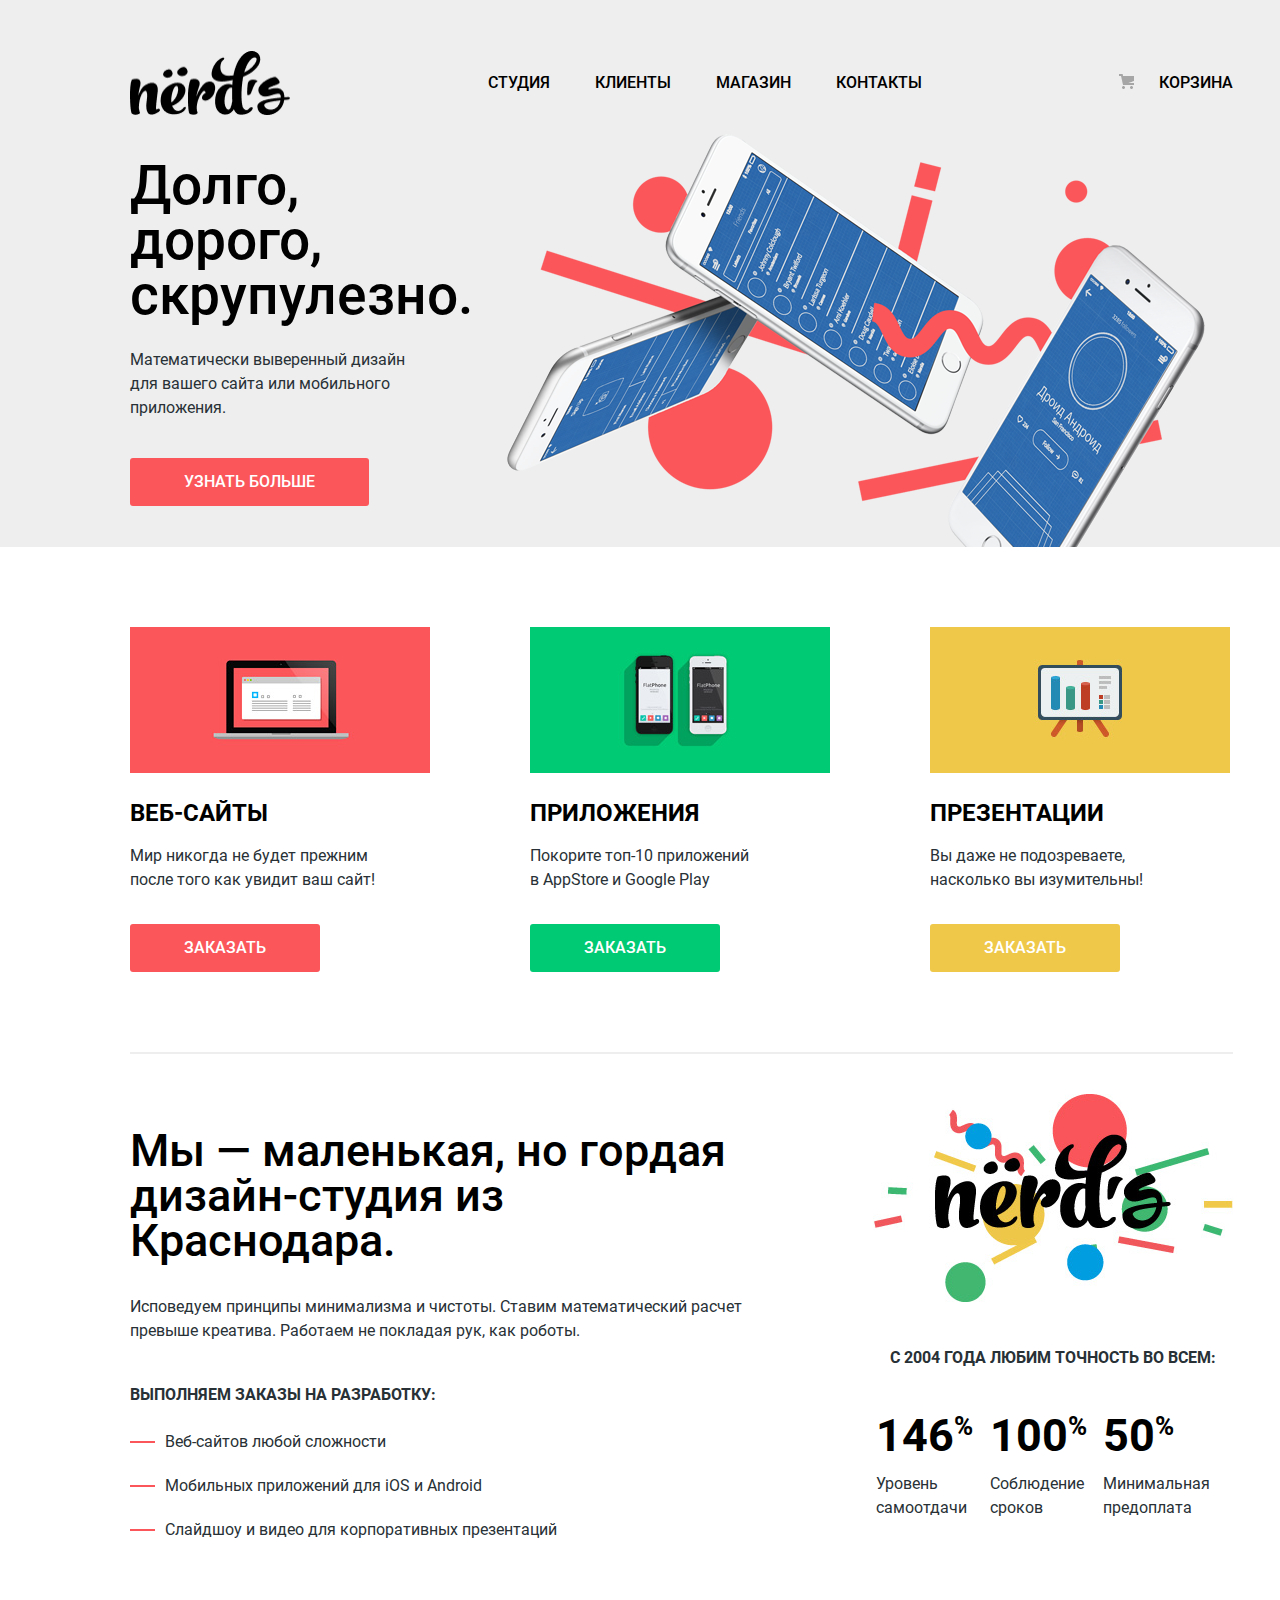
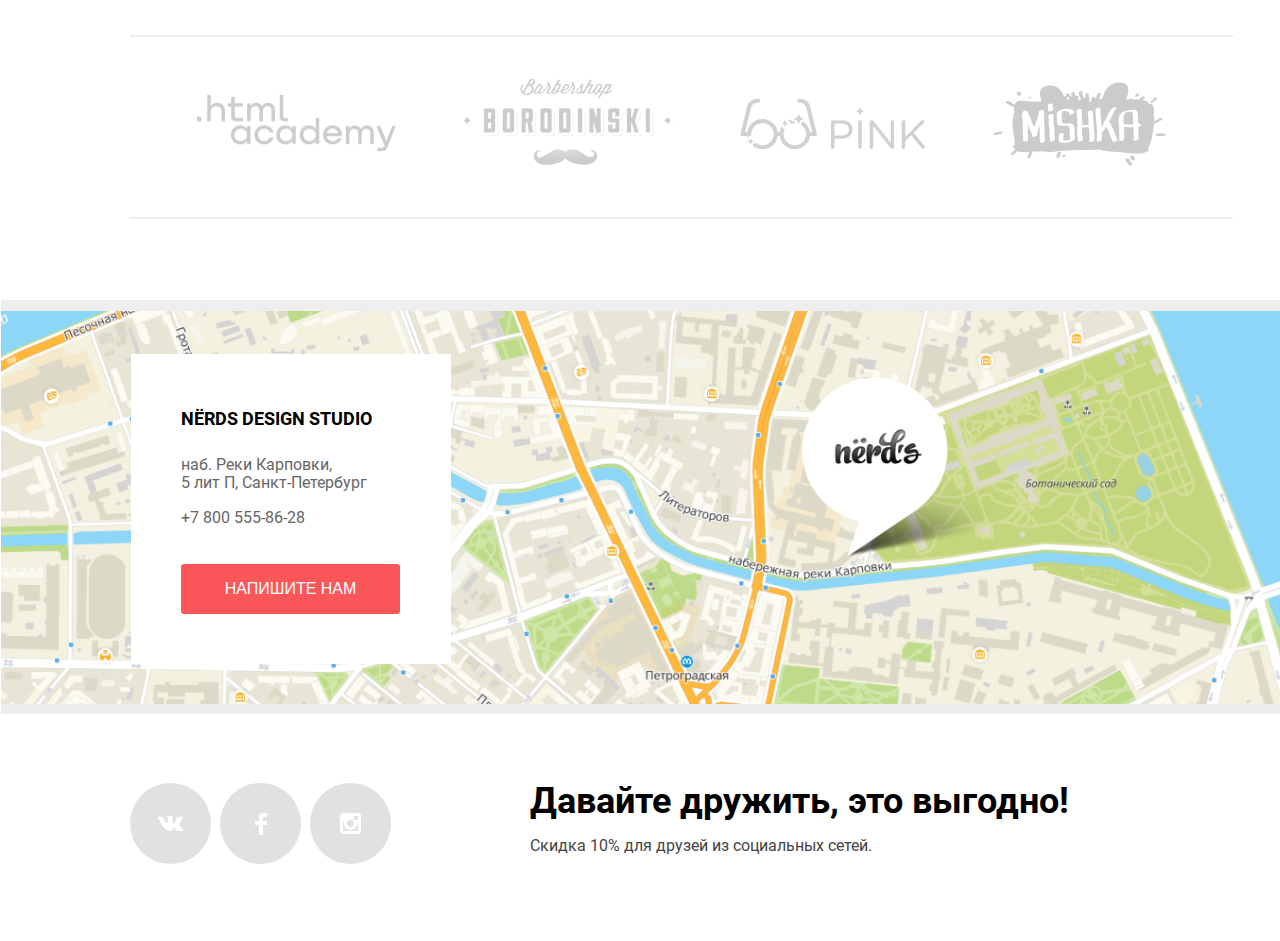
<file: index.html>
<!DOCTYPE html>
<html class="page" lang="ru">
<head>
  <meta charset="UTF-8">
  <link rel="icon" href="favicon.ico"><!-- 32×32 -->
  <link rel="icon" href="img/Favicons/favicon152.svg" type="image/svg+xml"><!-- svg favicon -->
  <link rel="apple-touch-icon" href="img/favicons/favicon180.png">  <!-- 180×180 -->
  <link rel="manifest" href="manifest.webmanifest">
  <meta http-equiv="X-UA-Compatible" content="IE=edge">
  <meta name="viewport" content="width=device-width, initial-scale=1.0">
  <title>Нёрдс</title>
  <link rel="preconnect" href="https://fonts.googleapis.com">
  <link rel="preconnect" href="https://fonts.gstatic.com" crossorigin>
  <link href="https://fonts.googleapis.com/css2?family=Roboto:wght@400;500;700&display=swap" rel="stylesheet">
  <link rel="stylesheet" href="css/style.css">
</head>
<body class="page-body">
  <header class="page-header">
    <div class="container">
      <nav class="main-navigation">
        <a>
          <img class="main-navigation-logotype-img" src="img/logotype-nerds.png" width="160" height="65" alt="Логотип Нёрдс">
        </a>
        <ul class="main-navigation-list">
          <li class="main-navigation-item"><a href="blank.html" class="main-navigation-link">Студия</a></li>
          <li class="main-navigation-item"><a href="blank.html" class="main-navigation-link">Клиенты</a></li>
          <li class="main-navigation-item"><a href="catalog.html" class="main-navigation-link">Магазин</a></li>
          <li class="main-navigation-item"><a href="blank.html" class="main-navigation-link">Контакты</a></li>
        </ul>
        <div class="user-navigation">
          <a class="user-navigation-cart" href="blank.html">
            Корзина
          </a>
        </div>  
      </nav>
    </div>
  </header>
  <main class="page-main">
    <h1 class="visually-hidden">Интернет-магазин Нёрдс</h1>
    <!-- Слайдер преимуществ -->
    <section class="slider-advantages">
      <h2 class="visually-hidden">Слайдер-преимуществ</h2>
      <div class="container">
        <section class="slide-1 slide">
          <div class="slide-left-box">
            <h3 class="slide-title">Долго, дорого, скрупулезно.</h3>
            <p class="slide-subtitle">
              Математически выверенный дизайн<br>
              для вашего сайта или мобильного приложения.
            </p>
            <a class="slide-button button" href="#">Узнать больше</a>
          </div>
          <div class="slide-right-box"> 
            <img src="img/slider/slide-1.png" width="760" height="431" alt="Картинка слайда №1">
          </div>  
        </section>
        <section class="slide-2 slide">
          <div class="slide-left-box">
            <h3 class="slide-title">Любим математику как никто другой</h3>
            <p class="slide-subtitle">Никакого креатива, только математические формулы для расчета идеальных пропорций.</p>
            <a class="slide-button button" href="#">Узнать больше</a>
          </div>  
          <div class="slide-right-box"> 
            <img src="img/slider/slide-2.png" width="760" height="431" alt="Картинка слайда №2">
          </div>
        </section>
        <section class="slide-3 slide">
          <div class="slide-left-box">
            <h3 class="slide-title">Только ночь, только хардкор</h3>
            <p class="slide-subtitle">Работать днем, как все? Мы против этого. Ближе к полуночи работа только начинается.</p>
            <a class="slide-button button" href="#">Узнать больше</a>
          </div>  
          <div class="slide-right-box"> 
            <img src="img/slider/slide-2.png" width="760" height="431" alt="Картинка слайда №3">
          </div>
        </section>
      </div>  
    </section>
    <div class="container">
      <!-- Услуги -->
      <section class="services">
        <h2 class="visually-hidden">Услуги</h2>
        <ul class="services-list">
          <li class="services-item">
            <h3 class="services-title">Веб-сайты</h3>
            <p class="services-subtitle">Мир никогда не будет прежним<br> после того как увидит ваш сайт!</p>
            <a class="services-button-site button" href="#">Заказать</a>
            <img class="services-image" src="img/services/site.png" width="300" height="146" alt="Веб-сайты">
          </li>
          <li class="services-item">
            <h3 class="services-title">Приложения</h3>
            <p class="services-subtitle">Покорите топ-10 приложений<br> в AppStore и Google Play</p>
            <a class="services-button-application button" href="#">Заказать</a>
            <img class="services-image" src="img/services/application.png" width="300" height="146" alt="Приложения">
          </li>
          <li class="services-item">
            <h3 class="services-title">Презентации</h3>
            <p class="services-subtitle">Вы даже не подозреваете,<br> насколько вы изумительны!</p>
            <a class="services-button-presentation button" href="#">Заказать</a>
            <img class="services-image" src="img/services/presentation.png" width="300" height="146" alt="Презентации">
          </li>
        </ul>
      </section>
      <!-- О нас -->
      <section class="about">
        <h2 class="visually-hidden">О нас</h2>
        <div class="about-box-left">
          <h3>Мы — маленькая, но гордая дизайн-студия из Краснодара.</h3>
          <p class="text">Исповедуем принципы минимализма и чистоты. Ставим математический расчет превыше креатива. Работаем не покладая рук, как роботы.</p>
          <p class="text-uppercase">Выполняем заказы на разработку:</p>
          <ul class="about-services-list">
            <li class="about-services-item">Веб-сайтов любой сложности</li>
            <li class="about-services-item">Мобильных приложений для iOS и Android</li>
            <li class="about-services-item">Слайдшоу и видео для корпоративных презентаций</li>
          </ul>
        </div>
        <div class="about-box-right">
          <img src="img/logotype-and-balloons.png" width="360" height="208" alt="Логотип на фоне воздушных шаров">
          <p>с 2004 года Любим точность во всем:</p>
          <table class="skills">
            <tr>
              <td>146<sup>%</sup></td>
              <td>100<sup>%</sup></td>
              <td>50<sup>%</sup></td>
            </tr>
            <tr>
              <td>Уровень самоотдачи</td>
              <td>Соблюдение сроков</td>
              <td>Минимальная предоплата</td>
            </tr>
          </table>
        </div>
      </section>
      <!-- Клиенты -->
      <section class="clients">
        <h2 class="visually-hidden">Клиенты</h2>
        <a href="#"><img src="img/clients/logotype-htmlacademy.png" width="199" height="57" alt="HTML academy"></a>
        <a href="#"><img src="img/clients/logotype-borodinski.png" width="209" height="90" alt="Borodinski"></a>
        <a href="#"><img src="img/clients/logotype-pink.png" width="185" height="52" alt="Pink"></a>
        <a href="#"><img src="img/clients/logotype-mishka.png" width="173" height="84" alt="Mishka"></a>
      </section>
    </div>  
  </main>
  <footer class="page-footer">
    <!-- Карта и контакты -->
    <section class="map-and-contacts">
      <h2 class="visually-hidden">Карта и контакты</h2>
      <div class="container">
        <div class="container-contacts">
          <h3>NЁRDS DESIGN STUDIO</h3>
          <p>
            наб. Реки Карповки,<br>
            5 лит П, Санкт-Петербург<br>
            <a href="tel:78005558628">+7 800 555-86-28</a>
          </p>
          <button class="button" type="button">Напишите нам</button>
        </div>
      </div>  
    </section>
    <!-- Социальные сети -->
    <section class="socials container">
      <h2 class="visually-hidden">Социальные сети</h2>
      <div class="container-socials">
        <a href="#">
          <img src="img/socials/icon-vkontakte.png" width="26" height="15" alt="Вконтакте">
        </a>
        <a href="#">  
          <img src="img/socials/icon-facebook.png" width="12" height="22" alt="Фэйсбук">
        </a>
        <a href="#">
          <img src="img/socials/icon-instagram.png" width="21" height="21" alt="Инстаграм">
        </a>  
      </div>
      <div class="socials-discount">
        <p>Давайте дружить, это выгодно!</p>
        <p>Скидка 10% для друзей из социальных сетей.</p>
      </div>  
    </section>
  </footer>
  <!-- Форма -->
  <section class="modal modal-form">
    <h2 class="modal-title">Напишите нам</h2>
    <form class="form" action="https://echo.htmlacademy.ru" method="post">
      <p>
        <label for="form-field-name">
          Ваше имя:<br>
          <input class="field-name" id="form-field-name" type="text" name="username" value="Имя Фамилия">
        </label>
      </p>
      <p>  
        <label for="form-field-email">
          Ваш email:<br>
          <input class="field-email" id="form-field-email" type="email" name="user-email" value="email@example.com">
        </label>
      </p>
      <p>
        <label for="form-field-textarea">Текст письма:</label><br>
        <textarea>В свободной форме</textarea>
      </p>
      <button class="button" type="button">Отправить</button>
    </form>
  </section>
</body>
</html>
</file>
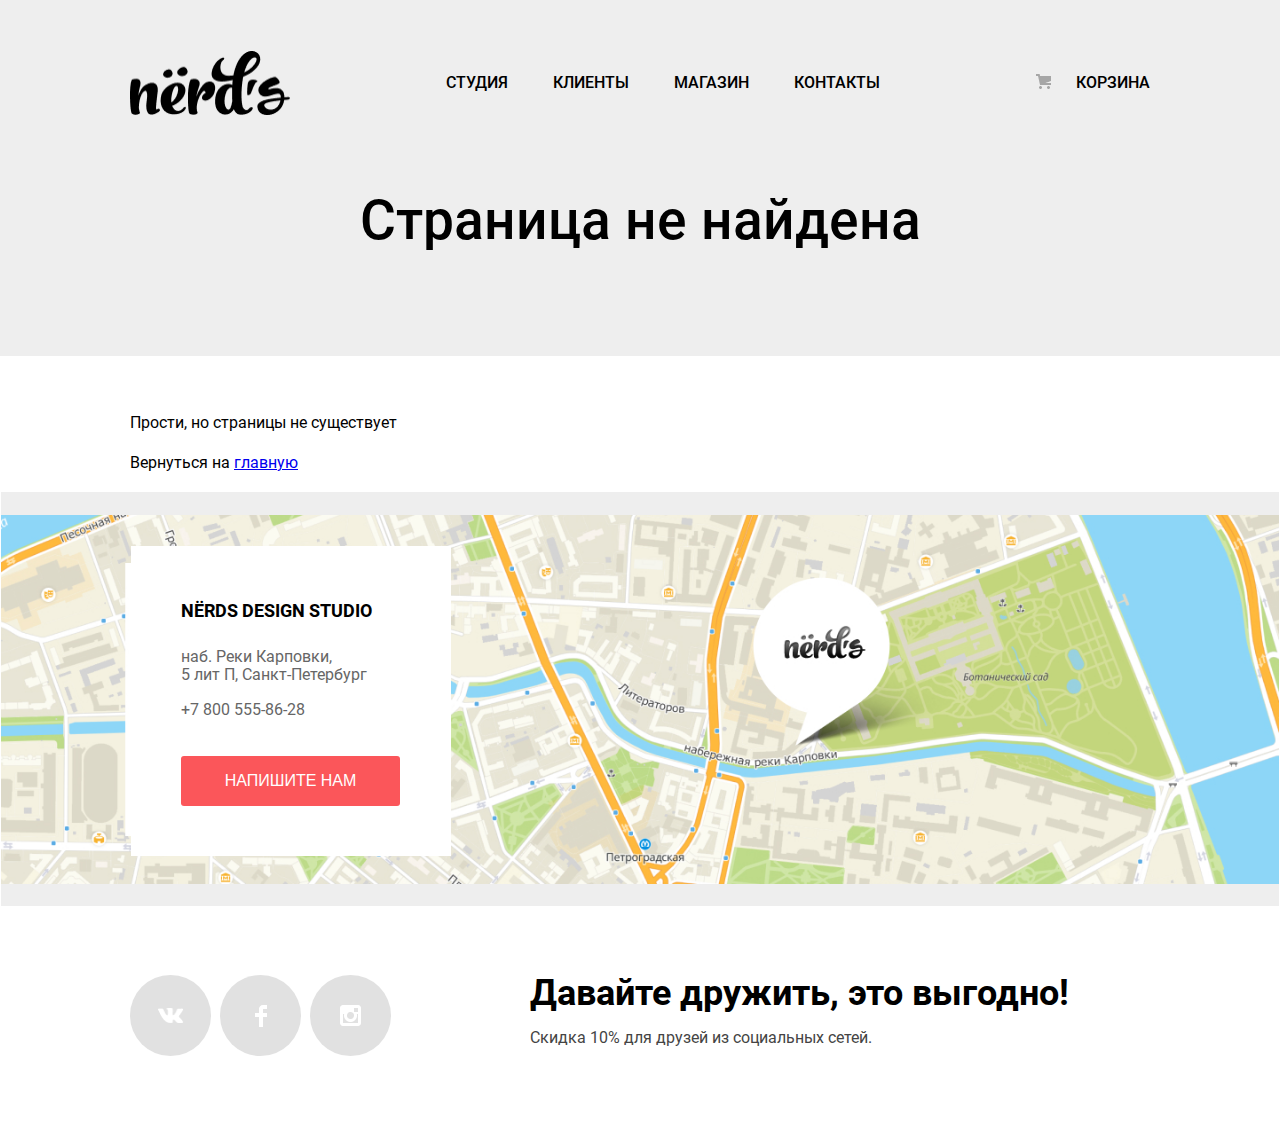
<file: blank.html>
<!DOCTYPE html>
<html class="page" lang="ru">
<head>
  <meta charset="UTF-8">
  <link rel="icon" href="favicon.ico"><!-- 32×32 -->
  <link rel="icon" href="img/Favicons/favicon152.svg" type="image/svg+xml"><!-- svg favicon -->
  <link rel="apple-touch-icon" href="img/favicons/favicon180.png">  <!-- 180×180 -->
  <link rel="manifest" href="manifest.webmanifest">
  <meta http-equiv="X-UA-Compatible" content="IE=edge">
  <meta name="viewport" content="width=device-width, initial-scale=1.0">
  <title>Нёрдс | страница не найдена</title>
  <link rel="preconnect" href="https://fonts.googleapis.com">
  <link rel="preconnect" href="https://fonts.gstatic.com" crossorigin>
  <link href="https://fonts.googleapis.com/css2?family=Roboto:wght@400;500;700&display=swap" rel="stylesheet">
  <link rel="stylesheet" href="css/style.css">
</head>
<body class="page-body">
  <header class="page-header">
    <div class="container">
      <nav class="main-navigation">
        <a href="index.html">
          <img class="main-navigation-logotype-img" src="img/logotype-nerds.png" width="160" height="65" alt="Логотип Нёрдс">
        </a>
        <ul class="main-navigation-list">
          <li class="main-navigation-item"><a href="blank.html" class="main-navigation-link">Студия</a></li>
          <li class="main-navigation-item"><a href="blank.html" class="main-navigation-link">Клиенты</a></li>
          <li class="main-navigation-item"><a href="catalog.html" class="main-navigation-link">Магазин</a></li>
          <li class="main-navigation-item"><a href="blank.html" class="main-navigation-link">Контакты</a></li>
        </ul>
        <div class="user-navigation">
          <a class="user-navigation-cart" href="blank.html">
            Корзина
          </a>
        </div>  
      </nav>
    </div>
  </header>
  <main class="page-main">
    <h1 class="inner-page-title">Страница не найдена</h1>
    <div class="container">
        <p>Прости, но страницы не существует</p>
        <p>Вернуться на <a href="index.html">главную</a></p>
    </div>
  </main>
  <footer class="page-footer">
    <!-- Карта и контакты -->
    <section class="map-and-contacts">
      <h2 class="visually-hidden">Карта и контакты</h2>
      <div class="container">
        <div class="container-contacts">
          <h3>NЁRDS DESIGN STUDIO</h3>
          <p>
            наб. Реки Карповки,<br>
            5 лит П, Санкт-Петербург<br>
            <a href="tel:78005558628">+7 800 555-86-28</a>
          </p>
          <button class="button" type="button">Напишите нам</button>
        </div>
      </div>  
    </section>
    <!-- Социальные сети -->
    <section class="socials container">
      <h2 class="visually-hidden">Социальные сети</h2>
      <div class="container-socials">
        <a href="#">
          <img src="img/socials/icon-vkontakte.png" width="26" height="15" alt="Вконтакте">
        </a>
        <a href="#">  
          <img src="img/socials/icon-facebook.png" width="12" height="22" alt="Фэйсбук">
        </a>
        <a href="#">
          <img src="img/socials/icon-instagram.png" width="21" height="21" alt="Инстаграм">
        </a>  
      </div>
      <div class="socials-discount">
        <p>Давайте дружить, это выгодно!</p>
        <p>Скидка 10% для друзей из социальных сетей.</p>
      </div>  
    </section>
  </footer>
  <!-- Форма -->
  <section class="modal modal-form">
    <h2 class="modal-title">Напишите нам</h2>
    <form class="form" action="https://echo.htmlacademy.ru" method="post">
      <p>
        <label for="form-field-name">
          Ваше имя:<br>
          <input class="field-name" id="form-field-name" type="text" name="username" value="Имя Фамилия">
        </label>
      </p>
      <p>  
        <label for="form-field-email">
          Ваш email:<br>
          <input class="field-email" id="form-field-email" type="email" name="user-email" value="email@example.com">
        </label>
      </p>
      <p>
        <label for="form-field-textarea">Текст письма:</label><br>
        <textarea>В свободной форме</textarea>
      </p>
      <button class="button" type="button">Отправить</button>
    </form>
  </section>
</body>
</html>
</file>
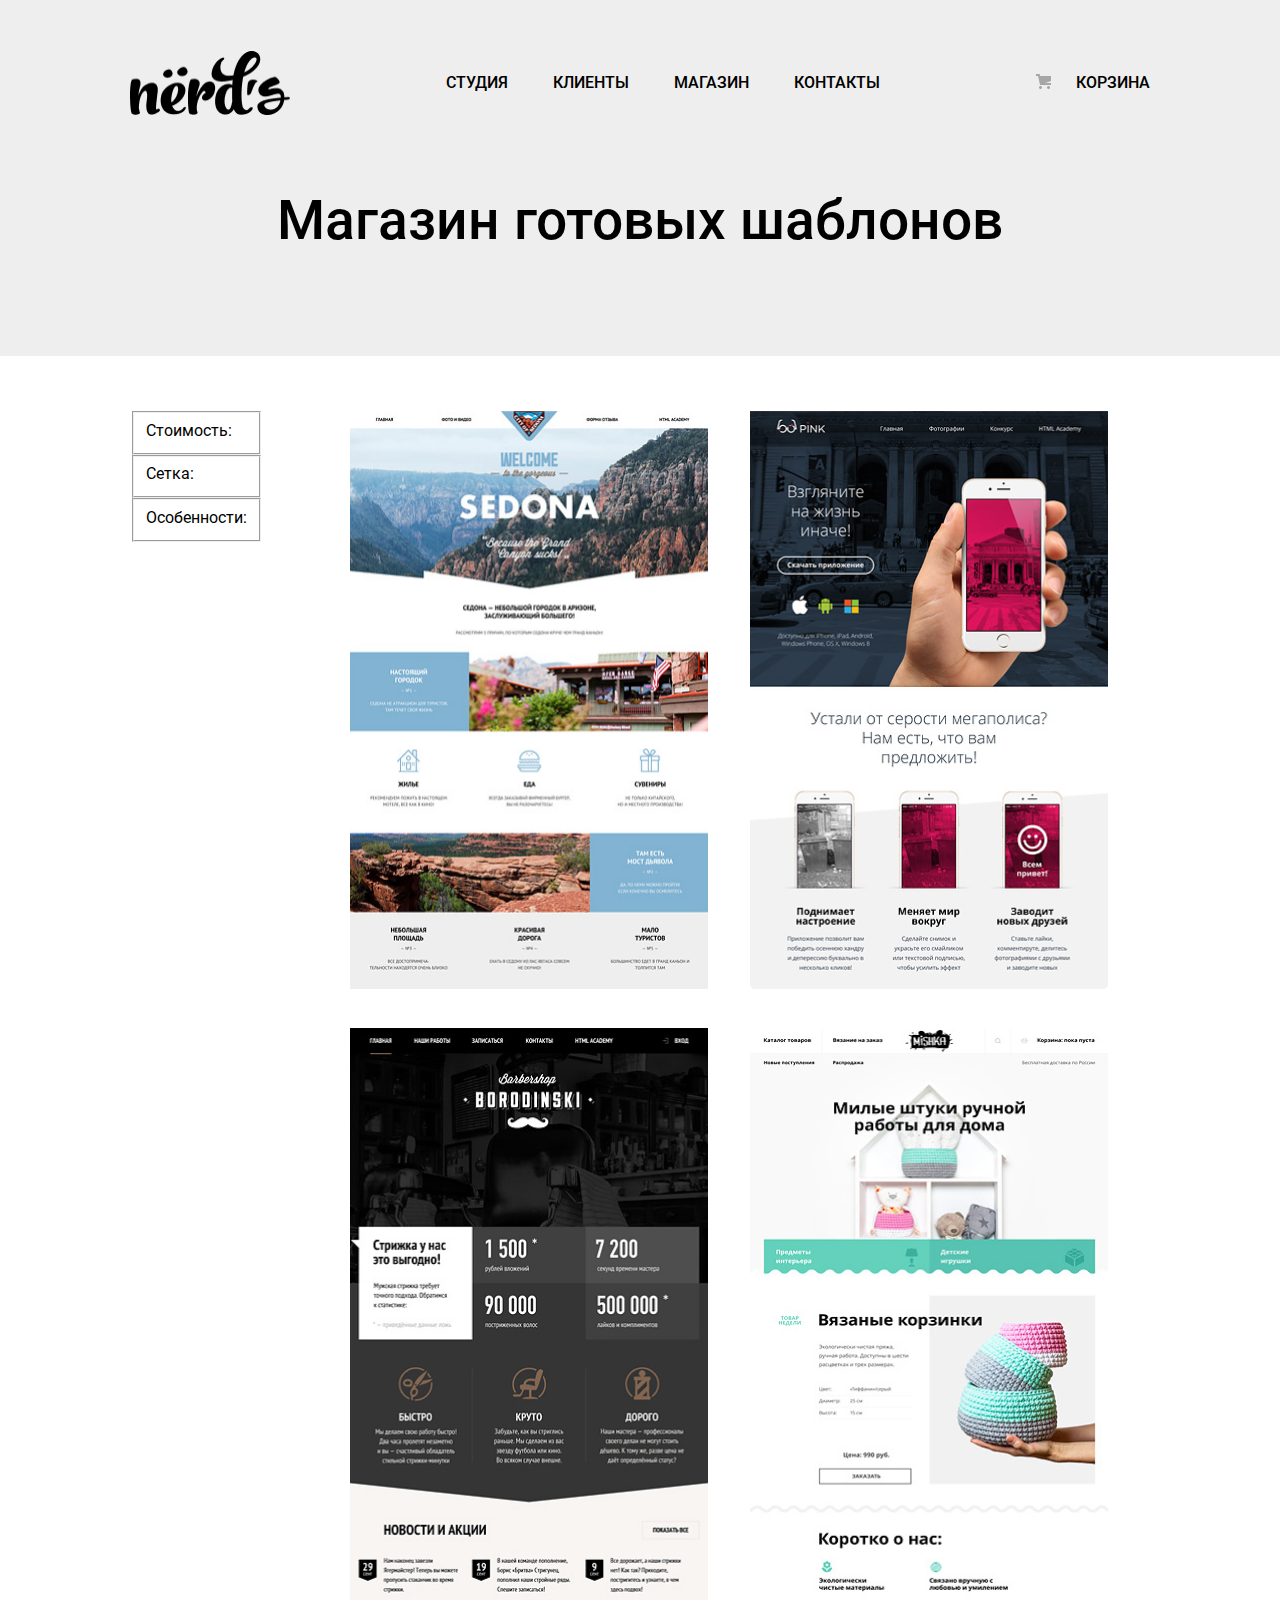
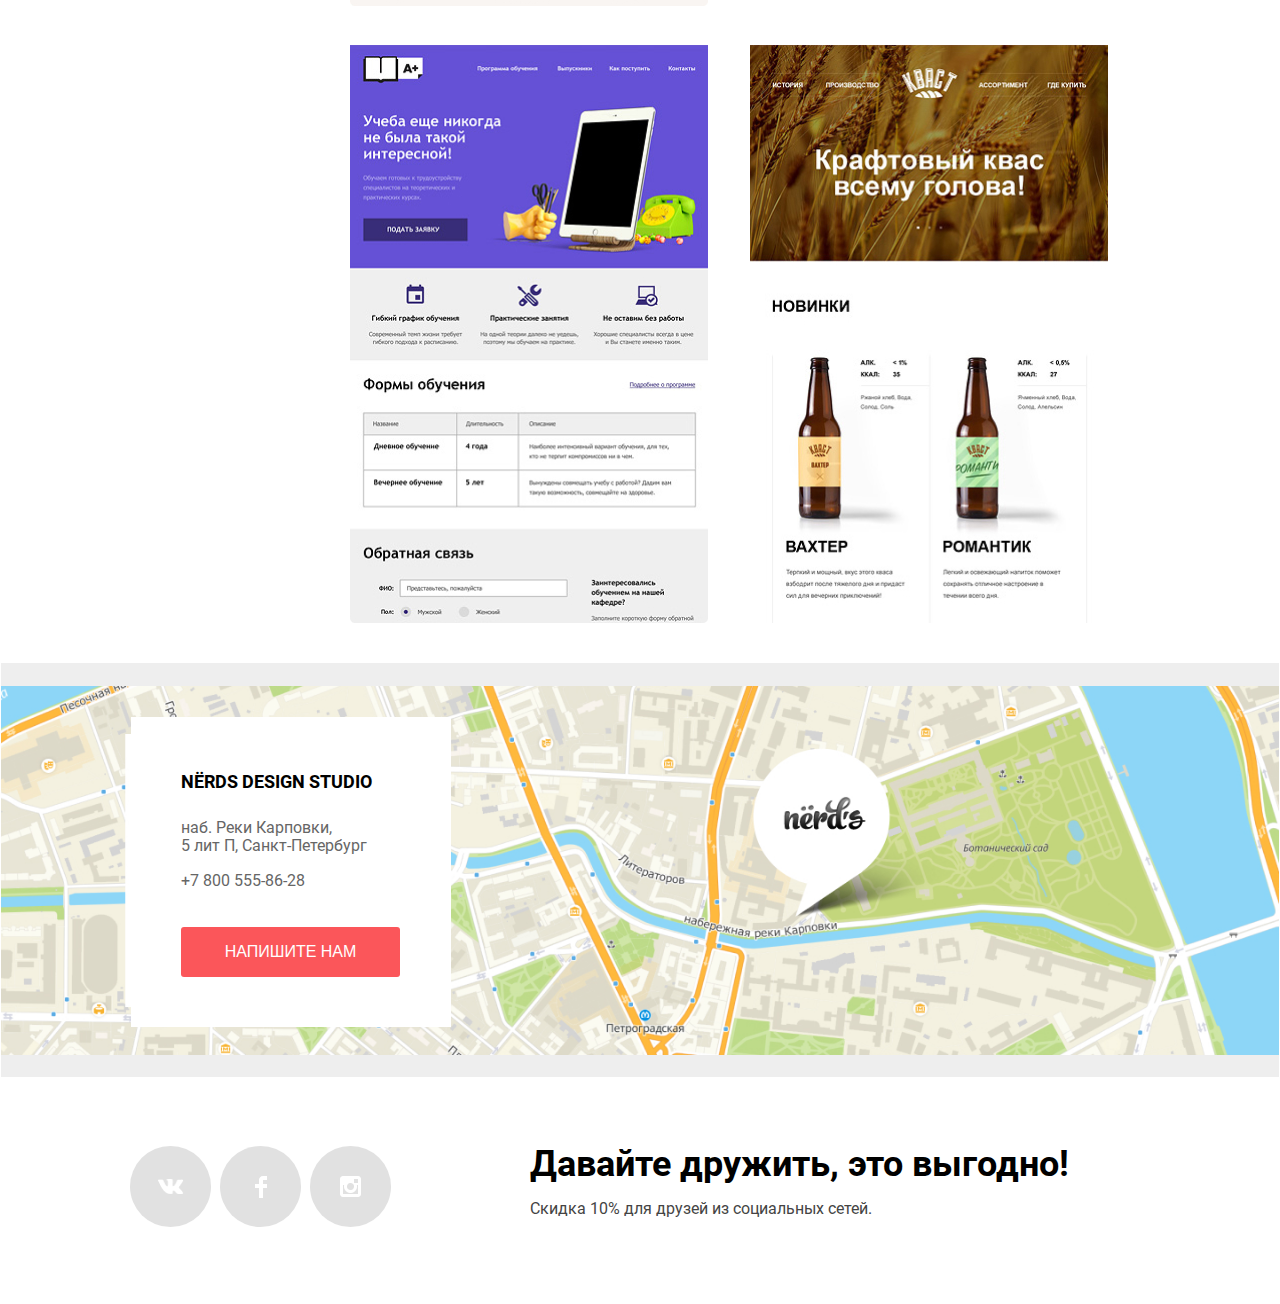
<file: catalog.html>
<!DOCTYPE html>
<html class="page" lang="ru">
<head>
  <meta charset="UTF-8">
  <link rel="icon" href="favicon.ico"><!-- 32×32 -->
  <link rel="icon" href="img/Favicons/favicon152.svg" type="image/svg+xml"><!-- svg favicon -->
  <link rel="apple-touch-icon" href="img/favicons/favicon180.png">  <!-- 180×180 -->
  <link rel="manifest" href="manifest.webmanifest">
  <meta http-equiv="X-UA-Compatible" content="IE=edge">
  <meta name="viewport" content="width=device-width, initial-scale=1.0">
  <title>Нёрдс</title>
  <link rel="preconnect" href="https://fonts.googleapis.com">
  <link rel="preconnect" href="https://fonts.gstatic.com" crossorigin>
  <link href="https://fonts.googleapis.com/css2?family=Roboto:wght@400;500;700&display=swap" rel="stylesheet">
  <link rel="stylesheet" href="css/style.css">
</head>
<body class="page-body">
  <header class="page-header">
    <div class="container">
      <nav class="main-navigation">
        <a href="index.html">
          <img class="main-navigation-logotype-img" src="img/logotype-nerds.png" width="160" height="65" alt="Логотип Нёрдс">
        </a>
        <ul class="main-navigation-list">
          <li class="main-navigation-item"><a href="blank.html" class="main-navigation-link">Студия</a></li>
          <li class="main-navigation-item"><a href="blank.html" class="main-navigation-link">Клиенты</a></li>
          <li class="main-navigation-item"><a href="catalog.html" class="main-navigation-link">Магазин</a></li>
          <li class="main-navigation-item"><a href="blank.html" class="main-navigation-link">Контакты</a></li>
        </ul>
        <div class="user-navigation">
          <a class="user-navigation-cart" href="blank.html">
            Корзина
          </a>
        </div>  
      </nav>
    </div>
  </header>
  <main class="page-main">
    <h1 class="inner-page-title">Магазин готовых шаблонов</h1>
    <div class="container">
      <div class="inner-container">
        <!-- Фильтр товаров -->
        <section class="product-filter">
          <h2 class="visually-hidden">Фильтр товаров</h2>
          <form class="product-filter-form" action="https://echo.htmlacademy.ru/" method="post">
            <fieldset>
              <caption>Стоимость:</caption>
            </fieldset>
            <fieldset>
              <caption>Сетка:</caption>
            </fieldset>
            <fieldset>
              <caption>Особенности:</caption>
            </fieldset>
          </form>
        </section>
        <!-- Карточки товаров -->
        <section class="product-cards-list">
          <h2 class="visually-hidden">Карточки товаров</h2>
          <div class="product-card">
            <img src="img/product-cards/sedona.jpg" width="358" height="578" alt="Шаблон Sedona">
          </div>
          <div class="product-card">
            <img src="img/product-cards/pink.jpg" width="358" height="578" alt="Шаблон Pink">
          </div>
          <div class="product-card">
            <img src="img/product-cards/borodinski.jpg" width="358" height="578" alt="Шаблон Borodinski">
          </div>
          <div class="product-card">
            <img src="img/product-cards/mishka.jpg" width="358" height="578" alt="Шаблон Mishka">
          </div>
          <div class="product-card">
            <img src="img/product-cards/a+.jpg" width="358" height="578" alt="Шаблон A+">
          </div>
          <div class="product-card">
            <img src="img/product-cards/kvast.jpg" width="358" height="578" alt="Шаблон Kvast">
          </div>
        </section>
      </div>  
    </div>
  </main>
  <footer class="page-footer">
    <!-- Карта и контакты -->
    <section class="map-and-contacts">
      <h2 class="visually-hidden">Карта и контакты</h2>
      <div class="container">
        <div class="container-contacts">
          <h3>NЁRDS DESIGN STUDIO</h3>
          <p>
            наб. Реки Карповки,<br>
            5 лит П, Санкт-Петербург<br>
            <a href="tel:78005558628">+7 800 555-86-28</a>
          </p>
          <button class="button" type="button">Напишите нам</button>
        </div>
      </div>  
    </section>
    <!-- Социальные сети -->
    <section class="socials container">
      <h2 class="visually-hidden">Социальные сети</h2>
      <div class="container-socials">
        <a href="#">
          <img src="img/socials/icon-vkontakte.png" width="26" height="15" alt="Вконтакте">
        </a>
        <a href="#">  
          <img src="img/socials/icon-facebook.png" width="12" height="22" alt="Фэйсбук">
        </a>
        <a href="#">
          <img src="img/socials/icon-instagram.png" width="21" height="21" alt="Инстаграм">
        </a>  
      </div>
      <div class="socials-discount">
        <p>Давайте дружить, это выгодно!</p>
        <p>Скидка 10% для друзей из социальных сетей.</p>
      </div>  
    </section>
  </footer>
  <!-- Форма -->
  <section class="modal modal-form">
    <h2 class="modal-title">Напишите нам</h2>
    <form class="form" action="https://echo.htmlacademy.ru" method="post">
      <p>
        <label for="form-field-name">
          Ваше имя:<br>
          <input class="field-name" id="form-field-name" type="text" name="username" value="Имя Фамилия">
        </label>
      </p>
      <p>  
        <label for="form-field-email">
          Ваш email:<br>
          <input class="field-email" id="form-field-email" type="email" name="user-email" value="email@example.com">
        </label>
      </p>
      <p>
        <label for="form-field-textarea">Текст письма:</label><br>
        <textarea>В свободной форме</textarea>
      </p>
      <button class="button" type="button">Отправить</button>
    </form>
  </section>
</body>
</html>
</file>
<file: css/style.css>
@font-face {
  font-family: "Roboto";
  font-weight: 400;
  font-style: normal;
  src: local("Roboto"),
       url("../fonts/roboto.woff2") format("woff2"),
       url("../fonts/roboto.woff") format("woff");
}

@font-face {
  font-family: "Roboto";
  font-weight: 500;
  font-style: normal;
  src: local("Roboto"),
       url("../fonts/robotomedium.woff2") format("woff2"),
       url("../fonts/robotomedium.woff") format("woff");
}

@font-face {
  font-family: "Roboto";
  font-weight: 700;
  font-style: normal;
  src: local("Roboto"),
       url("../fonts/robotobold.woff2") format("woff2"),
       url("../fonts/robotobold.woff") format("woff");
}

/* Global */

*,
::after,
::before {
  box-sizing: border-box;
}

.visually-hidden {
  position: absolute;
  width: 1px;
  height: 1px;
  margin: -1px;
  border: 0;
  padding: 0;
  white-space: nowrap;
  clip-path: inset(100%);
  clip: rect(0 0 0 0);
  overflow: hidden;
}

.page-body {
  display: grid;
  grid-template-rows: min-content 1fr min-content;
  min-height: 100vh;
  margin: 0;
  padding: 0;
  font-family: "Roboto", "Arial", sans-serif;
  font-style: normal;
  font-weight: 400;
  font-size: 16px;
  line-height: 24px;
  color: #000000;
}

.container {
  max-width: 1440px;
  padding: 0 130px;
  margin: 0 auto;
}

.button {
  display: inline-block;
  font-weight: 500;
  line-height: 18px;
  color: #FFFFFF;
  background: #FB565A;
  border-radius: 3px;
  padding: 15px 54px;
  text-decoration: none;
  text-transform: uppercase;
  
}

/* Style */

.page-header {
  padding-top: 50px;
  background-color: #EEEEEE;
}

.main-navigation {
  display: flex;
  flex-wrap: wrap;
  justify-content: space-between;
  align-items: center;
}

.main-navigation-logotype-img {
  display: block;
  width: 160px;
  height: 65px;
}

.main-navigation-logotype-img:hover,
.main-navigation-logotype-img:focus {
  opacity: 0.7;
}

.main-navigation-logotype-img:active {
  opacity: 0.3;
}

.main-navigation-list {
  display: flex;
  flex-wrap: wrap;
  justify-content: space-between;
  margin: 0;
  padding: 0;
  list-style: none;
}

.main-navigation-link,
.user-navigation-cart {
  display: block;
  margin-right: 45px;
  font-weight: 500;
  font-size: 16px;
  line-height: 30px;
  text-transform: uppercase;
  color: #000000;
  text-decoration: none;
}

.main-navigation-item:last-child .main-navigation-link {
  margin: 0;
}

.main-navigation-link:hover,
.main-navigation-link:focus,
.user-navigation-cart:hover,
.user-navigation-cart:focus {
  color: #FB565A;
}

.main-navigation-link:active,
.user-navigation-cart:active {
  color: rgba(0, 0, 0, 0.3);  
}


.user-navigation-cart {
  margin: 0;
  position: relative;
  padding-left: 40px;
}

.user-navigation-cart::before {
  content: '';
  position: absolute;
  width: 15px;
  height: 15px;
  left: 0;
  top: 6px;
  background-image: url("../img/icon-cart.png");
  background-position: center center;
  background-repeat: no-repeat;
}

/* Slider */

.slider-advantages {
  background-color: #EEEEEE;
  padding-top: 1px;
}

.slide {
  display: flex;
  align-items: center;
  justify-content: space-between;
}

.slide-title {
  font-weight: 500;
  font-size: 55px;
  line-height: 55px;
  margin: 0 0 25px 0;
}

.slide-subtitle {
  color: #283136;
  margin: 0 0 38px 0;
}

.slide-button:hover,
.slide-button:focus {
  background-color: #E74246;
}

.slide-button:active {
  background: #D7373B;
  box-shadow: inset 0px 3px 0px rgba(0, 1, 1, 0.1);
  color: rgba(255, 255, 255, 0.3);
}

.slide-right-box img {
  display: block;
  object-fit: contain;
}

.slide-2,
.slide-3 {
  display: none;
}

/* Services */

.services {
  padding-top: 80px;
  padding-bottom: 80px;
  border-bottom: 2px solid #EEEEEE;
}

.services-list {
  display: flex;
  justify-content: flex-start;
  margin: 0;
  padding: 0;
  list-style: none;
}

.services-item {
  max-width: 300px;
  margin-right: 100px;
  display: flex;
  flex-direction: column;
  align-items: flex-start;
}

.services-item:last-child {
  margin: 0;
}

.services-title {
  margin-top: 25px;
  margin-bottom: 16px;
  font-weight: 700;
  font-size: 24px;
  line-height: 30px;
  text-transform: uppercase;
}

.services-subtitle {
  color: #283136;
  margin: 0;
  margin-bottom: 32px;
}

.services-image {
  order: -1;
}

.services-button-site:hover,
.services-button-site:focus {
  background: #E74246;
}

.services-button-site:active {
  background: #D7373B;
  box-shadow: inset 0px 3px 0px rgba(0, 1, 1, 0.1);
  color: rgba(255, 255, 255, 0.3);  
}

.services-button-application {
  background: #00CA74;
}

.services-button-application:hover,
.services-button-application:focus {
  background: #00BC6C;
}

.services-button-application:active {
  background: #00AA62;
  box-shadow: inset 0px 3px 0px rgba(0, 1, 1, 0.1);
  color: rgba(255, 255, 255, 0.3);
}

.services-button-presentation {
  background: #EFC849;
}

.services-button-presentation:hover,
.services-button-presentation:focus {
  background: #EAB534;
}

.services-button-presentation:active {
  background: #E5A722;
  box-shadow: inset 0px 3px 0px rgba(0, 1, 1, 0.1);
  color: rgba(255, 255, 255, 0.3);
}

/* About */

.about {
  padding-top: 40px;
  margin-bottom: 73px;
  display: flex;
  justify-content: space-between;
  color: #283136;
}

.about-box-left {
  max-width: 650px;
}

.about-box-left h3 {
  margin: 0;
  margin-top: 34px;
  margin-bottom: 32px;
  font-weight: 500;
  font-size: 45px;
  line-height: 45px;
  color: #000000;
}

.about-box-left .text {
  margin: 0;
  margin-bottom: 40px;
}

.about-box-left .text-uppercase {
  text-transform: uppercase;
  font-weight: 700;
  margin: 0;
  margin-bottom: 23px;
}

.about-services-list {
  margin: 0;
  padding: 0;
  list-style: none;
}

.about-services-item {
  padding-left: 35px;
  margin-bottom: 20px;
  position: relative;
}

.about-services-item::before {
  content: "";
  position: absolute;
  left: 0;
  top: 11px;
  width: 25px;
  height: 2px;
  background-color: #FB565A;
}

.about-box-right {
  max-width: 360px;
}

.about-box-right p {
  font-weight: 700;
  text-align: center;
  text-transform: uppercase;
  margin: 37px 0 31px 0;
}  

/* .flex {
  display: flex;
  justify-content: space-between;
}

.about-box-right dl {
  margin: 0;
} */

.about-box-right tr:first-child {
  font-weight: 700;
  font-size: 45px;
  line-height: 64px;
  color: #000000;
}

.about-box-right sup {
  font-size: 26px;
  line-height: 40px;
}

.about-box-right dd {
  margin: 0;
  line-height: 18px;
  color: #283136;
}


/* Clients */

.clients {
  display: flex;
  align-items: center;
  justify-content: space-evenly;
  height: 184px;
  border-bottom: 2px solid #EEEEEE;
  border-top: 2px solid #EEEEEE;
  margin-bottom: 80px;
}

.clients:hover {
  border-color: rgba(0, 0, 0, 0.2);
}

.clients img {
  opacity: 0.2;
}

.clients img:hover,
.clients img:focus {
  opacity: 1;
}

.clients img:active {
  opacity: 0.1;
}

/* Footer */

.page-footer {
  background-color: #FFFFFF;
}

.map-and-contacts {
  height: 416px;
  border: 1px solid #FFFFFF;
  background-color: #EEEEEE;
  background-image: url("../img/map.jpg");
  background-position: center center;
  background-repeat: no-repeat;
  background-size: contain;
}

.container-contacts {
  max-width: 320px;
  padding: 50px;
  margin-top: 54px;
  background-color: #FFFFFF;
}

.container-contacts h3 {
  font-weight: 700;
  font-size: 18px;
  line-height: 30px;
  text-transform: uppercase;
  margin: 0;
  margin-bottom: 22px;
}

.container-contacts p {
  line-height: 18px;
  color: #666666;
  margin: 0;
  margin-bottom: 37px;
}

.container-contacts a {
  display: inline-block;
  margin-top: 17px;
  line-height: 18px;
  color: #666666;
  text-decoration: none;
}

.container-contacts a:hover,
.container-contacts a:focus {
  color: #E74246;
  text-decoration: underline;
}

.container-contacts button {
  display: block;
  width: 219px;
  height: 50px;
  text-align: center;
  border: none;
  font-size: 16px;
  padding: 0;
}

.container-contacts button:hover {
  background: #E74246;
  cursor: pointer;
}

/* Socials */

.socials {
  display: flex;
  padding-top: 68px;
  padding-bottom: 68px;
}

.container-socials {
  width: 261px;
  display: flex;
  justify-content: space-between;
  margin-right: 139px;
}

.container-socials a {
  width: 81px;
  height: 81px;
  display: flex;
  justify-content: center;
  align-items: center;
  background: linear-gradient(0deg, #E1E1E1, #E1E1E1), #FFFFFF;
  border-radius: 50%;
}

.container-socials a:hover,
.container-socials a:focus {
  background: linear-gradient(0deg, #E74246, #E74246), #FFFFFF;
}

.container-socials a:active {
  background: linear-gradient(0deg, #D7373B, #D7373B), #FFFFFF;
  box-shadow: inset 0px 3px 0px rgba(0, 1, 1, 0.1);
} 

.container-socials a:active img {
  opacity: 0.3;
}

.socials-discount p:first-child {
  font-weight: 700;
  font-size: 36px;
  line-height: 36px;
  margin: 0;
  margin-bottom: 10px;
}

.socials-discount p:last-child {
  line-height: 22px;
  color: #444444;
}


/* Modal */

.modal {
  display: none;
}

/* Inner page */

.inner-page-title {
  font-weight: 500;
  font-size: 55px;
  line-height: 55px;
  margin: 0;
  margin-bottom: 55px;
  padding-top: 78px;
  padding-bottom: 108px;
  background-color: #EEEEEE;
  text-align: center;
}

.inner-container {
  display: flex;
  flex-wrap: wrap;
  justify-content: space-between;
}

.product-cards-list {
  max-width: 800px;
  display: flex;
  flex-wrap: wrap;
}

.product-card {
  margin-right: 42px;
  margin-bottom: 32px;
}

.product-card:nth-child(odd) {
  margin-right: 0;
}
</file>
